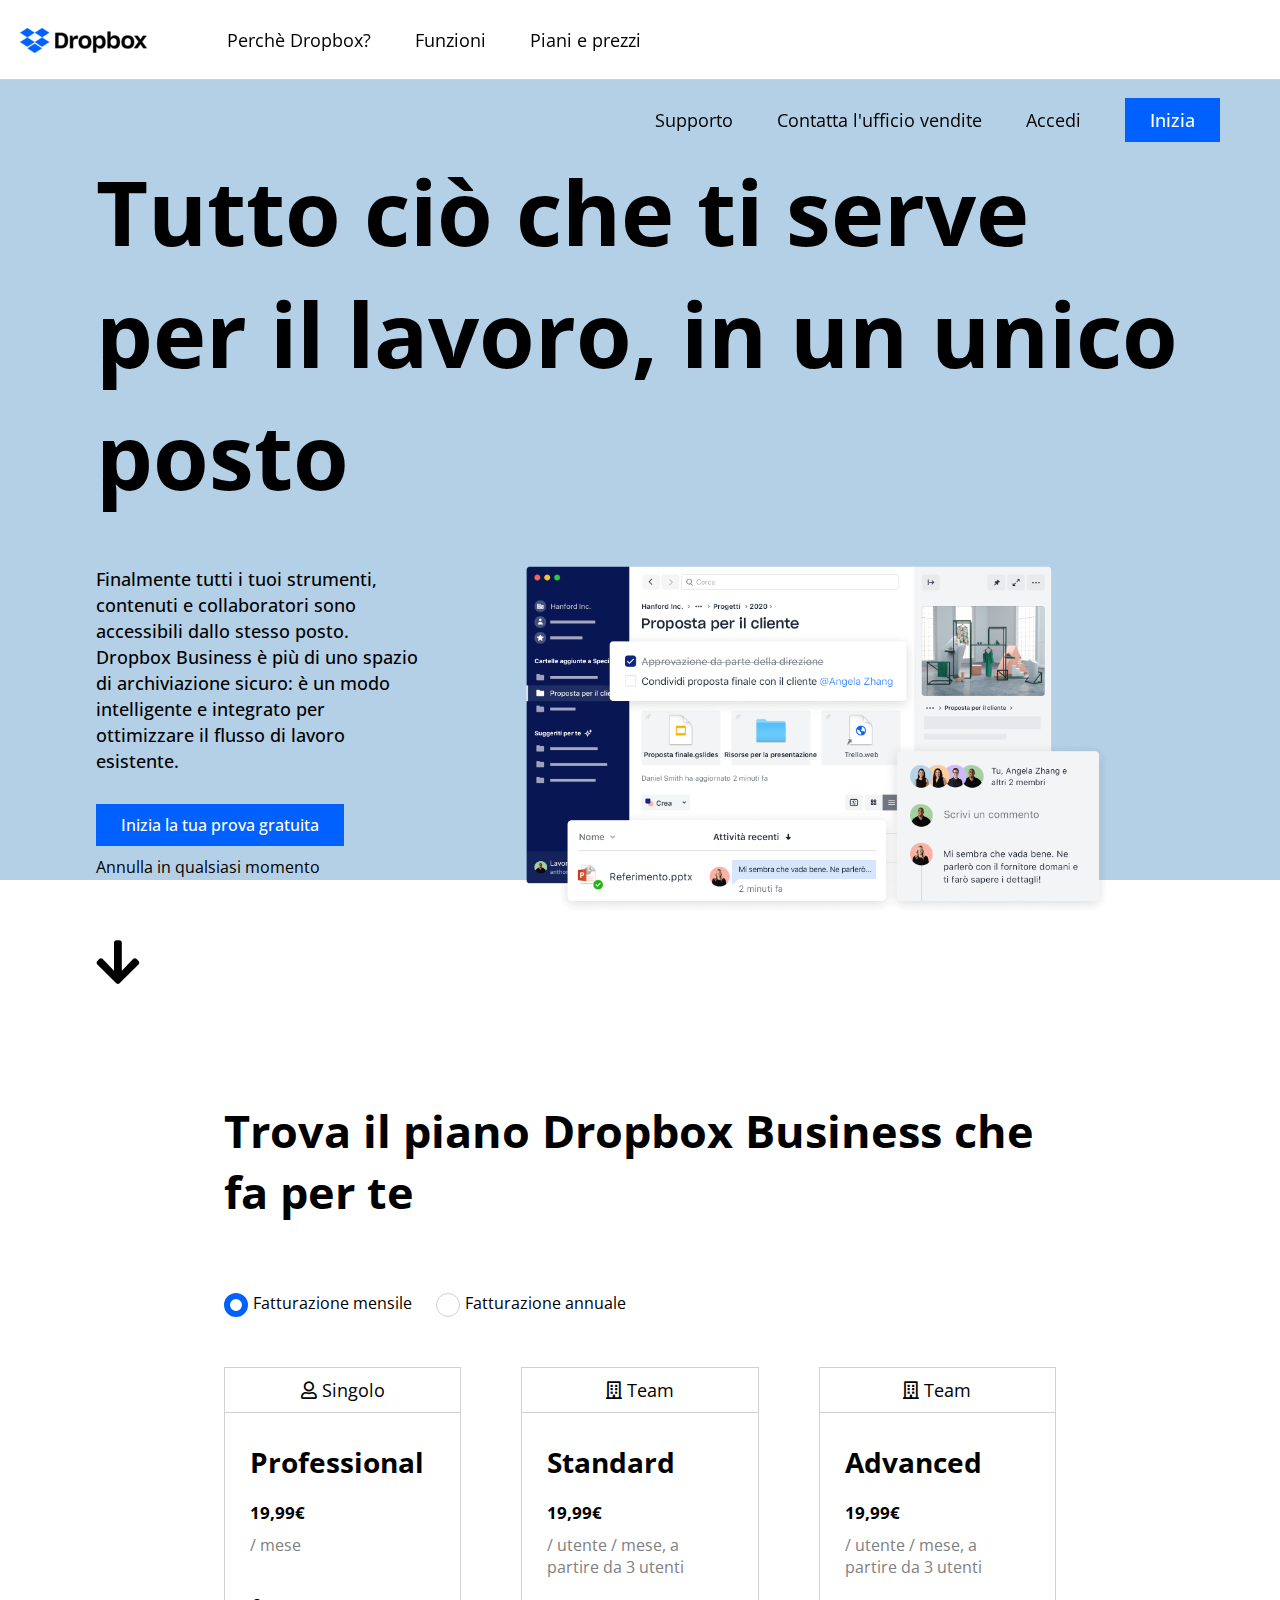
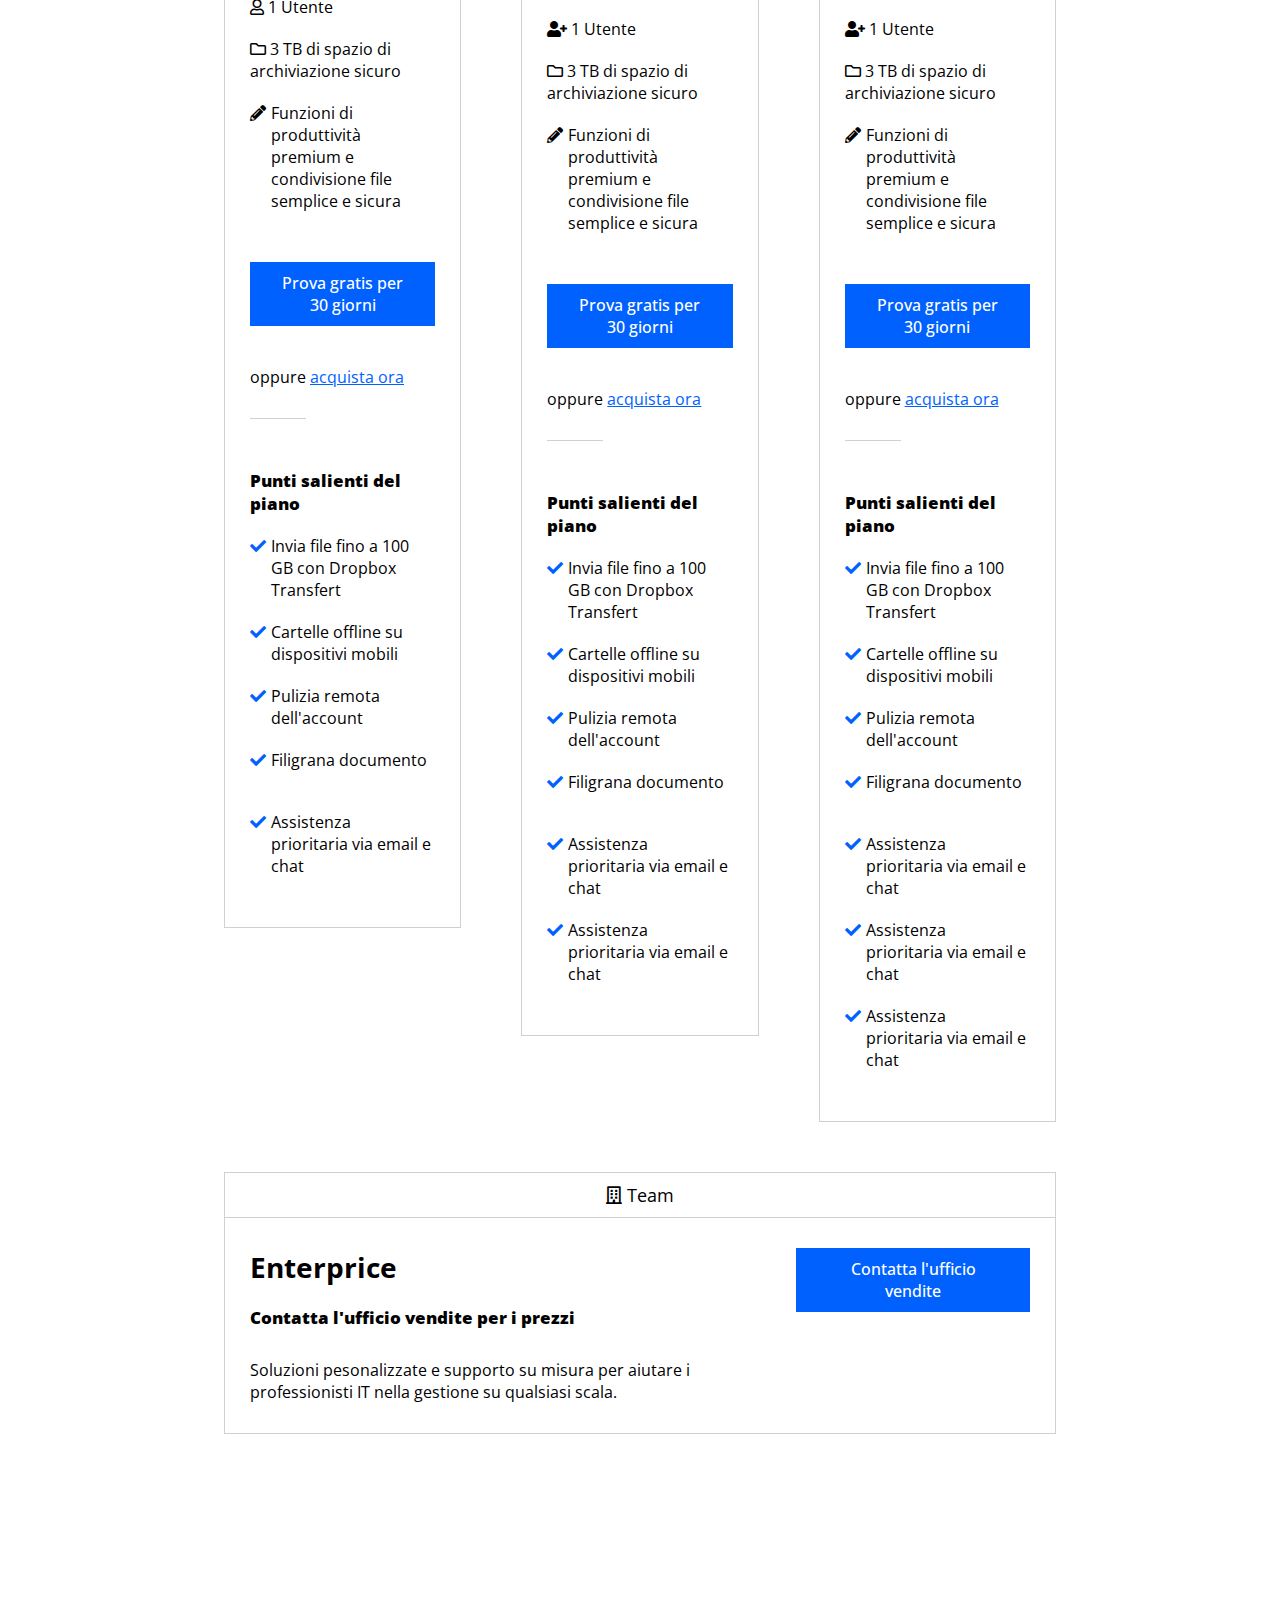
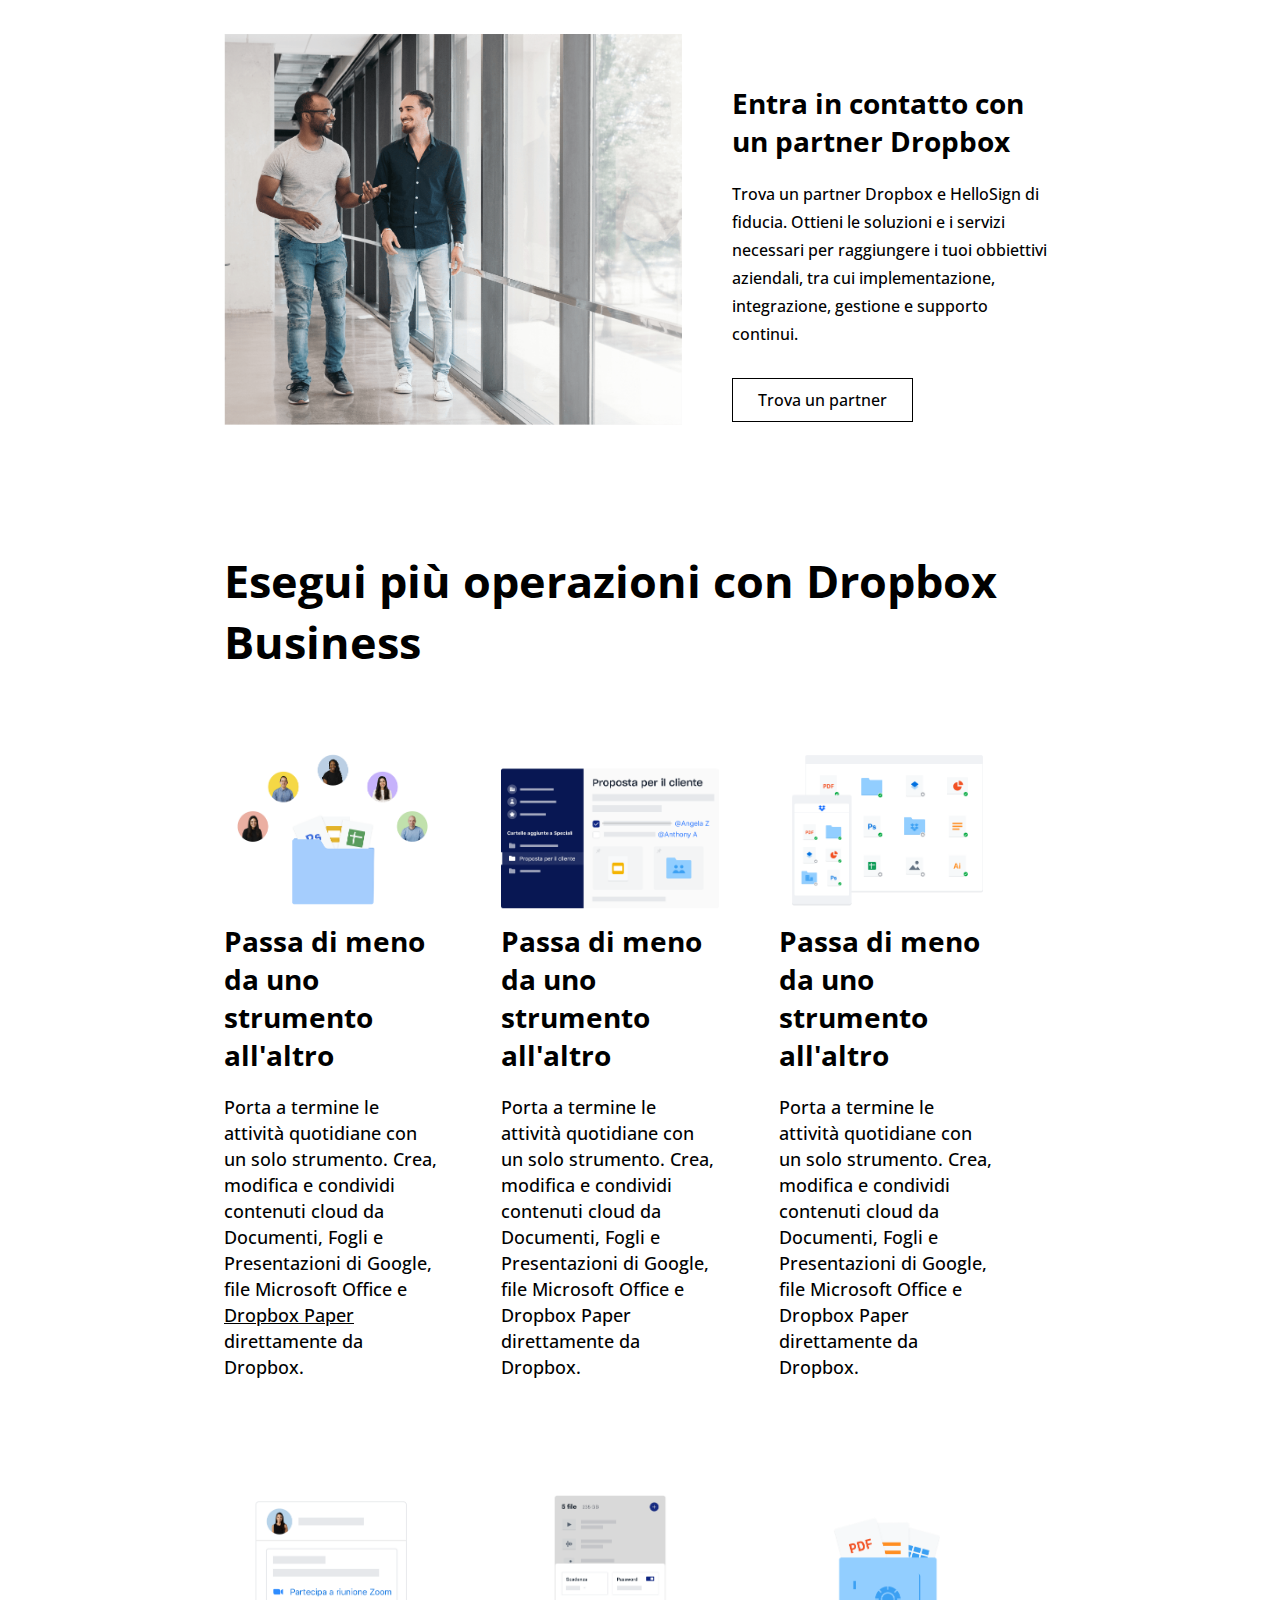
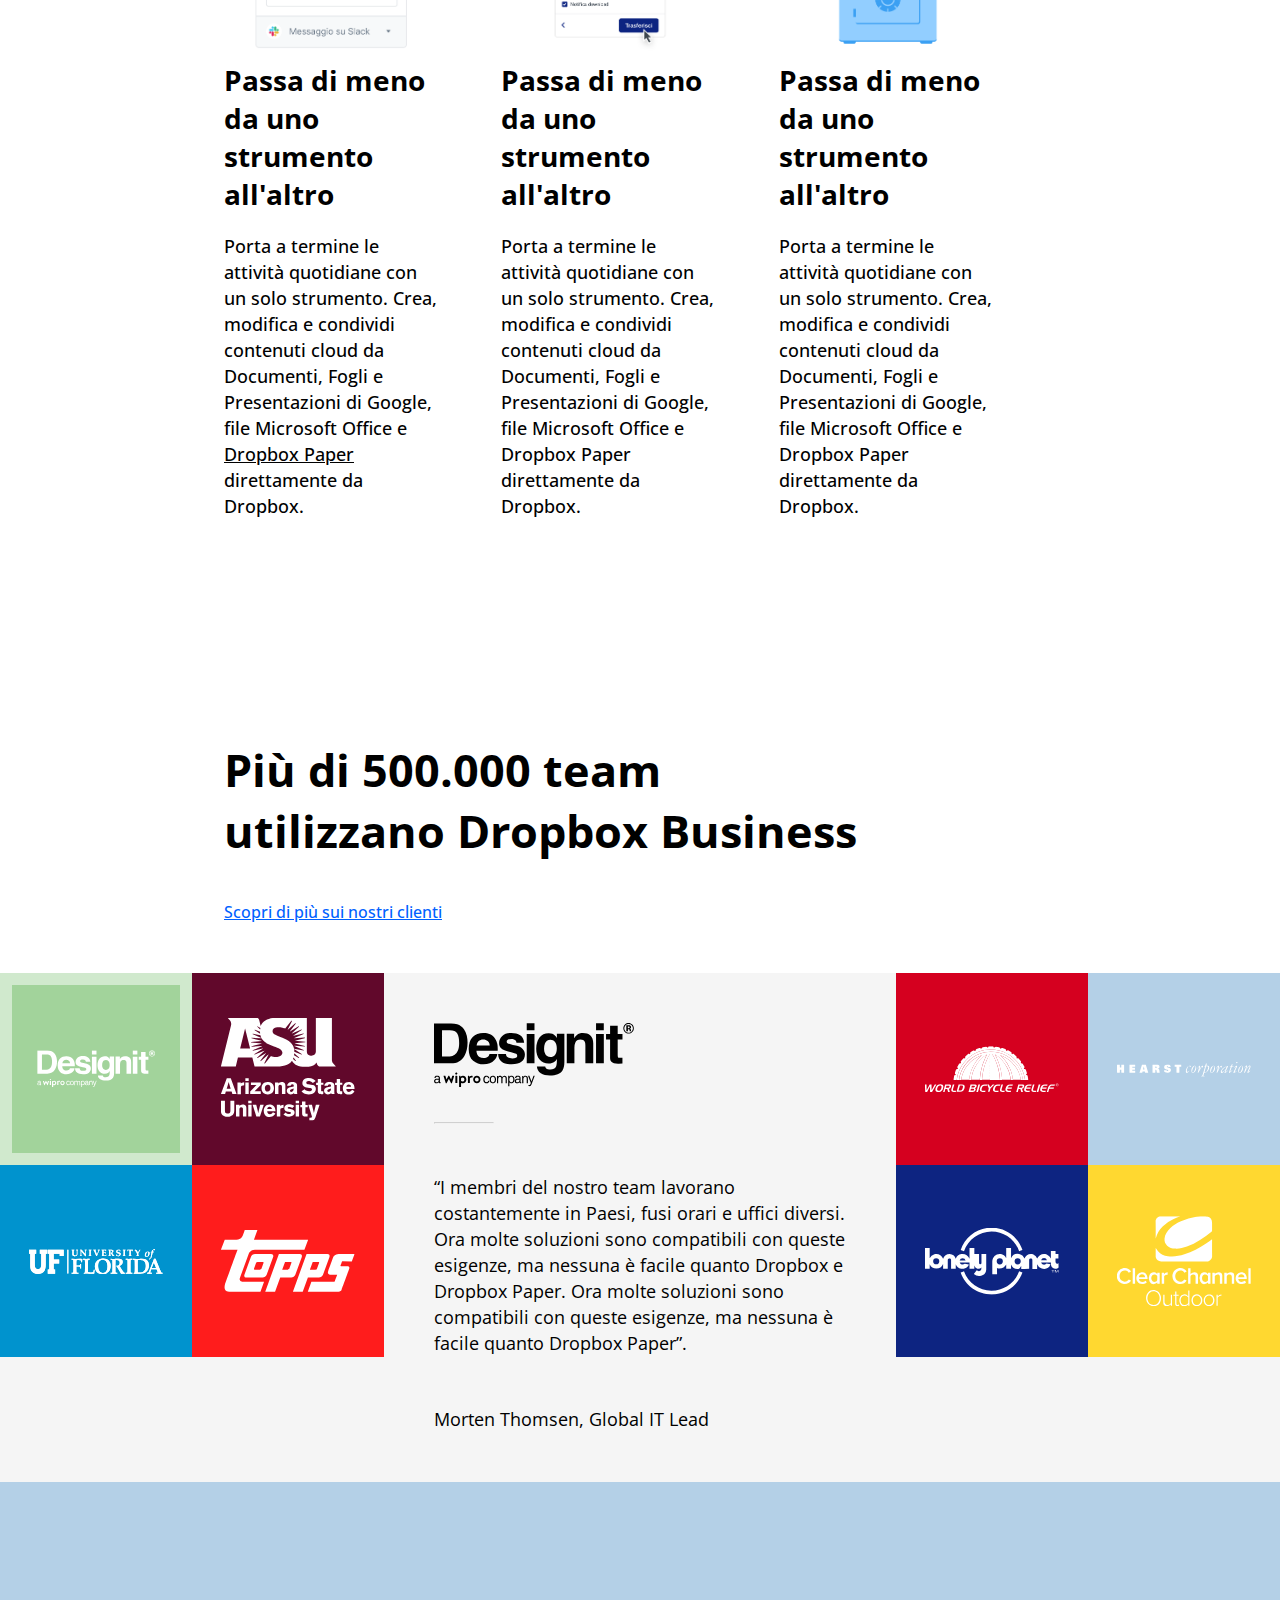
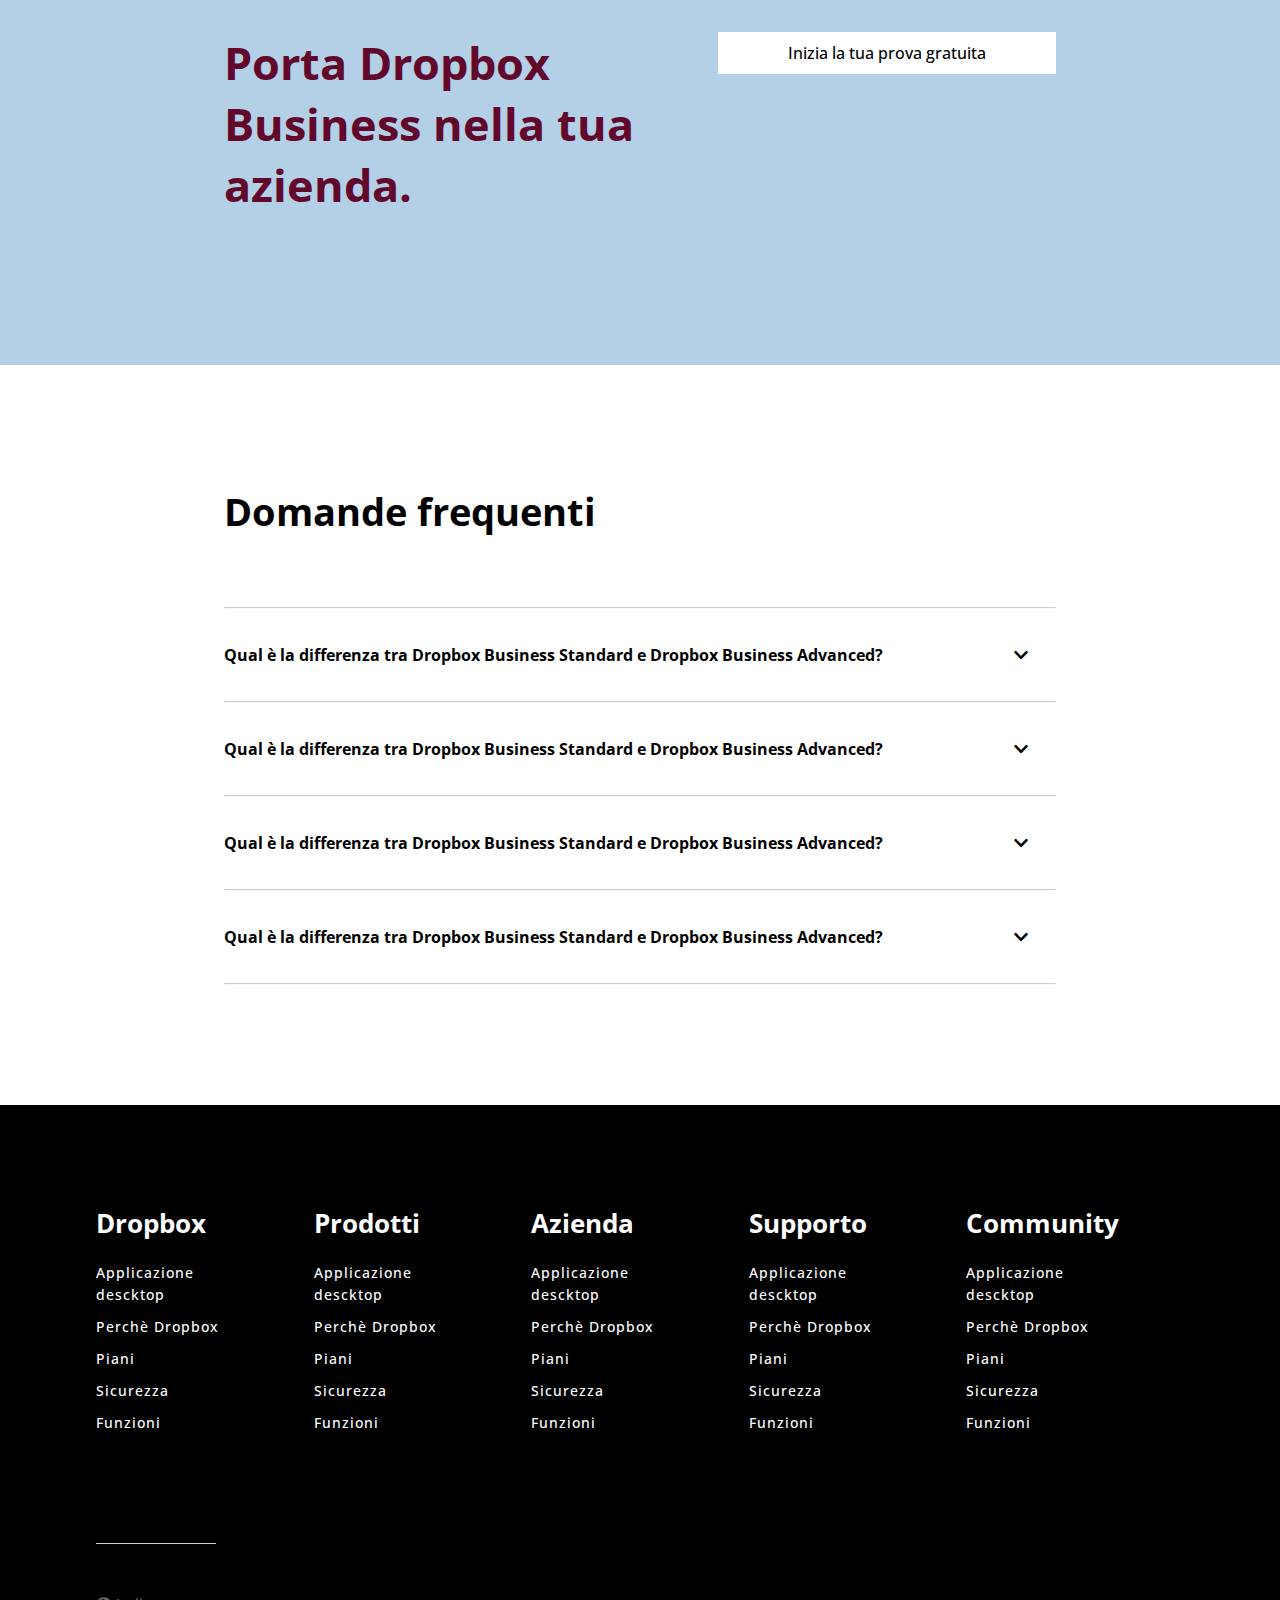
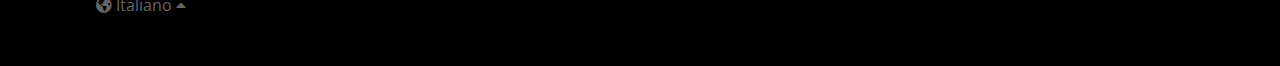
<file: index.html>
<!DOCTYPE html>
<html lang="en">
<head>
    <meta charset="UTF-8">
    <meta http-equiv="X-UA-Compatible" content="IE=edge">
    <meta name="viewport" content="width=device-width, initial-scale=1.0">
    <!-- libreria Google fonts -->
    <link rel="preconnect" href="https://fonts.googleapis.com">
    <link rel="preconnect" href="https://fonts.gstatic.com" crossorigin>
    <link href="https://fonts.googleapis.com/css2?family=Open+Sans:wght@300;400;500;600;700&display=swap" rel="stylesheet"> 
    <!-- libreria icone -->
    <link rel="stylesheet" href="https://cdnjs.cloudflare.com/ajax/libs/font-awesome/5.15.4/css/all.min.css" integrity="sha512-1ycn6IcaQQ40/MKBW2W4Rhis/DbILU74C1vSrLJxCq57o941Ym01SwNsOMqvEBFlcgUa6xLiPY/NS5R+E6ztJQ==" crossorigin="anonymous" referrerpolicy="no-referrer" />
    <link rel="stylesheet" href="css/style.css">
    <title>Dropbox</title>
</head>
<body>
    <!-- header -->
    <header>
        <nav>
            <div class="row">
                <!-- logo -->
                <div class="float-left" id="navlog">
                    <img src="img/logo-small.png" alt="logo">
                </div>
                <!-- nav lato sinistro -->
                <div class="float-left" id="navlist1">
                    <ul>
                        <li>
                            <a href="#">Perchè Dropbox?</a>
                        </li>
                        <li>
                            <a href="#operazioni">Funzioni</a>
                        </li>
                        <li>
                            <a href="#secprezzi">Piani e prezzi</a>
                        </li>
                    </ul>
                </div>
                <!-- nav lato destro -->
                <div class="float-right" id="navlist2">
                    <ul>
                        <li>
                            <a id="supporto-hormenu" href="#">Supporto</a>
                            <div id="hormenu">
                                <ul>
                                    <li>
                                        <a href="#">contatta supporto</a> 
                                    </li>   
                                    <li>
                                        <a href="#domande-frequenti">ricedvi assistenza</a>
                                    </li>
                                </ul>
                            </div>
                        </li>
                        <li>
                            <a href="#">Contatta l'ufficio vendite</a>
                        </li>
                        <li>
                            <a href="#">Accedi</a>
                        </li>
                        <li>
                            <a class="button" href="try.html">Inizia</a>
                        </li>
                    </ul>
                </div>
            </div>
        </nav>
    </header>
    <!-- main -->
    <main>
        <!-- jumbotron -->
        <section id="jumbotron">
            <div class="container">
                <!-- titolo jumbotron -->
                <h1>Tutto ciò che ti serve per il lavoro, in un unico posto</h1>
                <div class="row">
                    <!-- testo jumbotron -->
                    <div class="float-left coltext">
                        <p>Finalmente tutti i tuoi strumenti, contenuti e collaboratori sono accessibili dallo stesso posto. Dropbox Business è più di uno spazio di archiviazione sicuro: è un modo intelligente e integrato per ottimizzare il flusso di lavoro esistente.</p>
                        <a class="button" href="try.html">Inizia la tua prova gratuita</a>
                        <br>
                        <span>Annulla in qualsiasi momento</span>
                        <br>
                        <a id="arrow-down" href="#secprezzi"><i class="fas fa-arrow-down"></i></a>
                    </div>
                    <!-- immagine jumbotron -->
                    <div class="float-right colimg">
                        <img src="img/jumbo.png" alt="img-jumbotron">
                    </div>
                </div>
            </div>
        </section>
        <!-- prezzi -->
        <section id="secprezzi">
            <div class="container">
                <h2 class="titolo-sezione">Trova il piano Dropbox Business che fa per te</h2>
                <div id="fatturazione">
                    <span class="check">Fatturazione mensile</span>
                    <span class="check2">Fatturazione annuale</span>
                </div>
                <div class="row">
                    <!-- scheda prezzo -->
                    <div class="scheda-prezzo float-left">
                        <!-- titolare abbonamento -->
                        <div class="scheda-titolare">
                            <i class="far fa-user"></i>
                            <span>Singolo</span>
                        </div>
                        <!-- caratteristiche abbonamento -->
                        <div class="scheda-caratteristiche">
                            <div class="tipo-abbonamento">
                                <h3 class="titolo-float">Professional</h3>
                                <strong>19,99&euro;</strong>
                                <div class="time">/ mese</div>
                                <div><i class="far fa-user"></i> 1 Utente</div>
                                <div><i class="far fa-folder"></i> 3 TB di spazio di archiviazione sicuro</div>
                                <div class="row">
                                    <div class="float-left"><i class="fas fa-pencil-alt"></i></div>
                                    <div class="float-left text"> Funzioni di produttività premium e condivisione file semplice e sicura</div>
                                </div>
                                <div>
                                    <a class="button" href="try.html">Prova gratis per 30 giorni</a>
                                </div>
                                <div><span>oppure</span> <a href="#">acquista ora</a></div>
                                <div>
                                    <h4><strong>Punti salienti del piano</strong></h4>
                                </div>
                                <div class="row">
                                    <div class="float-left"><i class="fas fa-check blu"></i></div>
                                    <div class="float-left text">Invia file fino a 100 GB con Dropbox Transfert</div>
                                </div>
                                <div class="row">
                                    <div class="float-left"><i class="fas fa-check blu"></i></div>
                                    <div class="float-left text">Cartelle offline su dispositivi mobili</div>
                                </div>
                                <div class="row">
                                    <div class="float-left"><i class="fas fa-check blu"></i></div>
                                    <div class="float-left text">Pulizia remota dell'account</div>
                                </div>
                                <div class="row">
                                    <div class="float-left"><i class="fas fa-check blu"></i></div>
                                    <div class="float-left text">Filigrana documento</div>
                                </div>
                                <div class="row">
                                    <div class="float-left"><i class="fas fa-check blu"></i></div>
                                    <div class="float-left text">Assistenza prioritaria via email e chat</div>
                                </div>
                            </div>
                        </div>
                    </div>
                    <!-- scheda prezzo -->
                    <div class="scheda-prezzo center float-left">
                        <!-- titolare abbonamento -->
                        <div class="scheda-titolare">
                            <i class="far fa-building"></i>
                            <span>Team</span>
                        </div>
                        <!-- caratteristiche abbonamento -->
                        <div class="scheda-caratteristiche">
                            <div class="tipo-abbonamento">
                                <h3 class="titolo-float">Standard</h3>
                                <strong>19,99&euro;</strong>
                                <div class="time">/ utente / mese, a partire da 3 utenti</div>
                                <div><i class="fas fa-user-plus"></i> 1 Utente</div>
                                <div><i class="far fa-folder"></i> 3 TB di spazio di archiviazione sicuro</div>
                                <div class="row">
                                    <div class="float-left"><i class="fas fa-pencil-alt"></i></div>
                                    <div class="float-left text"> Funzioni di produttività premium e condivisione file semplice e sicura</div>
                                </div>
                                <div>
                                    <a class="button" href="try.html">Prova gratis per 30 giorni</a>
                                </div>
                                <div><span>oppure</span> <a href="#">acquista ora</a></div>
                                <div>
                                    <h4><strong>Punti salienti del piano</strong></h4>
                                </div>
                                <div class="row">
                                    <div class="float-left"><i class="fas fa-check blu"></i></div>
                                    <div class="float-left text">Invia file fino a 100 GB con Dropbox Transfert</div>
                                </div>
                                <div class="row">
                                    <div class="float-left"><i class="fas fa-check blu"></i></div>
                                    <div class="float-left text">Cartelle offline su dispositivi mobili</div>
                                </div>
                                <div class="row">
                                    <div class="float-left"><i class="fas fa-check blu"></i></div>
                                    <div class="float-left text">Pulizia remota dell'account</div>
                                </div>
                                <div class="row">
                                    <div class="float-left"><i class="fas fa-check blu"></i></div>
                                    <div class="float-left text">Filigrana documento</div>
                                </div>
                                <div class="row">
                                    <div class="float-left"><i class="fas fa-check blu"></i></div>
                                    <div class="float-left text">Assistenza prioritaria via email e chat</div>
                                </div>
                                <div class="row">
                                    <div class="float-left"><i class="fas fa-check blu"></i></div>
                                    <div class="float-left text">Assistenza prioritaria via email e chat</div>
                                </div>
                            </div>
                        </div>
                    </div>
                    <!-- scheda prezzo -->
                    <div class="scheda-prezzo float-left">
                        <!-- titolare abbonamento -->
                        <div class="scheda-titolare">
                            <i class="far fa-building"></i>
                            <span>Team</span>
                        </div>
                        <!-- caratteristiche abbonamento -->
                        <div class="scheda-caratteristiche">
                            <div class="tipo-abbonamento">
                                <h3 class="titolo-float">Advanced</h3>
                                <strong>19,99&euro;</strong>
                                <div class="time">/ utente / mese, a partire da 3 utenti</div>
                                <div><i class="fas fa-user-plus"></i> 1 Utente</div>
                                <div><i class="far fa-folder"></i> 3 TB di spazio di archiviazione sicuro</div>
                                <div class="row">
                                    <div class="float-left"><i class="fas fa-pencil-alt"></i></div>
                                    <div class="float-left text"> Funzioni di produttività premium e condivisione file semplice e sicura</div>
                                </div>
                                <div>
                                    <a class="button" href="try.html">Prova gratis per 30 giorni</a>
                                </div>
                                <div><span>oppure</span> <a href="#">acquista ora</a></div>
                                <div>
                                    <h4><strong>Punti salienti del piano</strong></h4>
                                </div>
                                <div class="row">
                                    <div class="float-left"><i class="fas fa-check blu"></i></div>
                                    <div class="float-left text">Invia file fino a 100 GB con Dropbox Transfert</div>
                                </div>
                                <div class="row">
                                    <div class="float-left"><i class="fas fa-check blu"></i></div>
                                    <div class="float-left text">Cartelle offline su dispositivi mobili</div>
                                </div>
                                <div class="row">
                                    <div class="float-left"><i class="fas fa-check blu"></i></div>
                                    <div class="float-left text">Pulizia remota dell'account</div>
                                </div>
                                <div class="row">
                                    <div class="float-left"><i class="fas fa-check blu"></i></div>
                                    <div class="float-left text">Filigrana documento</div>
                                </div>
                                <div class="row">
                                    <div class="float-left"><i class="fas fa-check blu"></i></div>
                                    <div class="float-left text">Assistenza prioritaria via email e chat</div>
                                </div>
                                <div class="row">
                                    <div class="float-left"><i class="fas fa-check blu"></i></div>
                                    <div class="float-left text">Assistenza prioritaria via email e chat</div>
                                </div>
                                <div class="row">
                                    <div class="float-left"><i class="fas fa-check blu"></i></div>
                                    <div class="float-left text">Assistenza prioritaria via email e chat</div>
                                </div>
                            </div>
                        </div>
                    </div>
                </div>
                <!-- scheda prezzo -->
                <div class="enterprice">
                    <!-- titolare abbonamento -->
                    <div class="scheda-titolare">
                        <i class="far fa-building"></i>
                        <span>Team</span>
                    </div>
                    <!-- caratteristiche abbonamento -->
                    <div class="scheda-caratteristiche">
                        <div class="row">
                            <div class="tipo-abbonamento float-left">
                                <h3 class="titolo-float">Enterprice</h3>
                                <h4><strong>Contatta l'ufficio vendite per i prezzi</strong></h4>
                                <div>
                                    Soluzioni pesonalizzate e supporto su misura per aiutare i professionisti IT nella gestione su qualsiasi scala.
                                </div>
                            </div>
                            <div class="float-left" id="ufficio-vendite">
                                <a class="button" href="#">Contatta l'ufficio vendite</a>
                            </div>
                        </div>
                    </div>
                </div>
            </div>
        </section>
        <!-- partner -->
        <section id="partner">
            <div class="container">
                <div class="row">
                    <!-- immagine partner -->
                    <div class="float-left colimg">
                        <img src="img/partner.png" alt="immagine partner">
                    </div>
                    <!-- testo partner -->
                    <div class="float-right coltext">
                        <h3 class="titolo-float">Entra in contatto con un partner Dropbox</h3>
                        <p>Trova un partner Dropbox e HelloSign di fiducia. Ottieni le soluzioni e i servizi necessari per raggiungere i tuoi obbiettivi aziendali, tra cui implementazione, integrazione, gestione e supporto continui.</p>
                        <a href="" class="button">Trova un partner</a>
                    </div>
                </div>
            </div>
        </section>
        <!-- operazioni -->
        <section id="operazioni">
            <div class="container">
                <h2 class="titolo-sezione">Esegui più operazioni con Dropbox Business</h2>
                <div class="row">
                    <div class="float-left scheda-operazioni">
                        <img src="img/business-feature-switching-tools.png" alt="img">
                        <h3 class="titolo-float">Passa di meno da uno strumento all'altro</h3>
                        <p>Porta a termine le attività quotidiane con un solo strumento. Crea, modifica e condividi contenuti cloud da Documenti, Fogli e Presentazioni di Google, file Microsoft Office e <a href="#">Dropbox Paper</a> direttamente da Dropbox.</p>
                    </div>
                    <div class="float-left scheda-operazioni">
                        <img src="img/business-feature-coordinate-it.png" alt="img">
                        <h3 class="titolo-float">Passa di meno da uno strumento all'altro</h3>
                        <p>Porta a termine le attività quotidiane con un solo strumento. Crea, modifica e condividi contenuti cloud da Documenti, Fogli e Presentazioni di Google, file Microsoft Office e Dropbox Paper direttamente da Dropbox.</p>
                    </div>
                    <div class="float-left scheda-operazioni">
                        <img src="img/business-feature-multi-device.png" alt="img">
                        <h3 class="titolo-float">Passa di meno da uno strumento all'altro</h3>
                        <p>Porta a termine le attività quotidiane con un solo strumento. Crea, modifica e condividi contenuti cloud da Documenti, Fogli e Presentazioni di Google, file Microsoft Office e Dropbox Paper direttamente da Dropbox.</p>
                    </div>
                </div>
                <div class="row">
                    <div class="float-left scheda-operazioni">
                        <img src="img/business-feature-integrations-it.png" alt="img">
                        <h3 class="titolo-float">Passa di meno da uno strumento all'altro</h3>
                        <p>Porta a termine le attività quotidiane con un solo strumento. Crea, modifica e condividi contenuti cloud da Documenti, Fogli e Presentazioni di Google, file Microsoft Office e <a href="#">Dropbox Paper</a> direttamente da Dropbox.</p>
                    </div>
                    <div class="float-left scheda-operazioni">
                        <img src="img/business-feature-send-files-it.png" alt="img">
                        <h3 class="titolo-float">Passa di meno da uno strumento all'altro</h3>
                        <p>Porta a termine le attività quotidiane con un solo strumento. Crea, modifica e condividi contenuti cloud da Documenti, Fogli e Presentazioni di Google, file Microsoft Office e Dropbox Paper direttamente da Dropbox.</p>
                    </div>
                    <div class="float-left scheda-operazioni">
                        <img src="img/business-feature-security.png" alt="img">
                        <h3 class="titolo-float">Passa di meno da uno strumento all'altro</h3>
                        <p>Porta a termine le attività quotidiane con un solo strumento. Crea, modifica e condividi contenuti cloud da Documenti, Fogli e Presentazioni di Google, file Microsoft Office e Dropbox Paper direttamente da Dropbox.</p>
                    </div>
                </div>
            </div>
        </section>
        <!-- team -->
        <section id="team">
            <div class="container">
                <h2 class="titolo-sezione">Più di 500.000 team <br> utilizzano Dropbox Business</h2>
                <a href="">Scopri di più sui nostri clienti</a>
            </div>
            <!-- elenco team -->
            <div id="elenco-team">
                <div class="row">
                    <div class="float-left quadrato-contenitore">
                        <div class="row">
                            <div class="float-left quadrato" id="primo-quadrato">
                                <img src="img/designit.svg" alt="svg">
                            </div>
                            <div class="float-left quadrato" id="secondo-quadrato">
                                <img src="img/arizona_state_university.svg" alt="svg">
                            </div>
                        </div>
                        <div class="row">
                            <div class="float-left quadrato" id="terzo-quadrato">
                                <img src="img/university_of_florida.svg" alt="svg">
                            </div>
                            <div class="float-left quadrato" id="quarto-quadrato">
                                <img src="img/topps.svg" alt="svg">
                            </div>
                        </div>
                    </div>
                    <div class="float-left text">
                        <img src="img/designit-black.svg" alt="svg">
                        <hr>
                        <p>“I membri del nostro team lavorano costantemente in Paesi, fusi orari e uffici diversi. Ora molte soluzioni sono compatibili con queste esigenze, ma nessuna è facile quanto Dropbox e Dropbox Paper. Ora molte soluzioni sono compatibili con queste esigenze, ma nessuna è facile quanto Dropbox Paper”.</p>
                        <span>Morten Thomsen, Global IT Lead</span>
                    </div>
                    <div class="float-left quadrato-contenitore">
                        <div class="row">
                            <div class="float-left quadrato" id="quinto-quadrato">
                                <img src="img/world_bicycle_relief.svg" alt="svg">
                            </div>
                            <div class="float-left quadrato" id="sesto-quadrato">
                                <img src="img/hearst_corp.svg" alt="svg">
                            </div>
                        </div>
                        <div class="row">
                            <div class="float-left quadrato" id="settimo-quadrato">
                                <img src="img/lonely_planet.svg" alt="svg">
                            </div>
                            <div class="float-left quadrato" id="ottavo-quadrato">
                                <img src="img/clear_channel.svg" alt="svg">
                            </div>
                        </div>
                    </div>
                </div>
            </div>
        </section>
        <!-- azienda -->
        <section id="azienda">
            <div class="container">
                <div class="row">
                    <div class="float-left">
                        <h2 class="titolo-sezione">Porta Dropbox Business
                            nella tua azienda.</h2>
                    </div>
                    <div class="float-right">
                        <a class="button" href="try.html">Inizia la tua prova gratuita</a>
                    </div>
                </div>
            </div>
        </section>
        <!-- domande frequenti -->
        <section id="domande-frequenti">
            <div class="container">
                <h2 class="titolo-sezione">Domande frequenti</h2>
                <hr>
                <div class="row" id="prima-domanda">
                    <div class="float-left">
                        <strong>Qual è la differenza tra Dropbox Business Standard e Dropbox Business Advanced?</strong>
                    </div>
                    <div class="float-right">
                        <i class="fas fa-chevron-down"></i>
                    </div>
                </div>
                <div class="risposta-domande" id="prima-risposta">
                    <p>
                        Lorem ipsum dolor sit amet consectetur adipisicing elit. Nemo recusandae molestiae perspiciatis animi accusamus commodi tempore quae ea, in nisi magnam accusantium laboriosam veritatis sapiente illo molestias odit at voluptatem?
                    </p>
                </div>
                <hr>
                <div class="row" id="seconda-domanda">
                    <div class="float-left">
                        <strong>Qual è la differenza tra Dropbox Business Standard e Dropbox Business Advanced?</strong>
                    </div>
                    <div class="float-right">
                        <i class="fas fa-chevron-down"></i>
                    </div>
                </div>
                <div class="risposta-domande" id="seconda-risposta">
                    <p>
                        Lorem ipsum dolor sit amet consectetur adipisicing elit. Nemo recusandae molestiae perspiciatis animi accusamus commodi tempore quae ea, in nisi magnam accusantium laboriosam veritatis sapiente illo molestias odit at voluptatem?
                    </p>
                </div>
                <hr>
                <div class="row" id="terza-domanda">
                    <div class="float-left">
                        <strong>Qual è la differenza tra Dropbox Business Standard e Dropbox Business Advanced?</strong>
                    </div>
                    <div class="float-right">
                        <i class="fas fa-chevron-down"></i>
                    </div>
                </div>
                <div class="risposta-domande" id="terza-risposta">
                    <p>
                        Lorem ipsum dolor sit amet consectetur adipisicing elit. Nemo recusandae molestiae perspiciatis animi accusamus commodi tempore quae ea, in nisi magnam accusantium laboriosam veritatis sapiente illo molestias odit at voluptatem?
                    </p>
                </div>
                <hr>
                <div class="row" id="quarta-domanda">
                    <div class="float-left">
                        <strong>Qual è la differenza tra Dropbox Business Standard e Dropbox Business Advanced?</strong>
                    </div>
                    <div class="float-right">
                        <i class="fas fa-chevron-down"></i>
                    </div>
                </div>
                <div class="risposta-domande" id="quarta-risposta">
                    <p>
                        Lorem ipsum dolor sit amet consectetur adipisicing elit. Nemo recusandae molestiae perspiciatis animi accusamus commodi tempore quae ea, in nisi magnam accusantium laboriosam veritatis sapiente illo molestias odit at voluptatem?
                    </p>
                </div>
                <hr>
            </div>
        </section>
    </main>
    <!-- footer -->
    <footer>
        <div class="container">
            <div class="row">
                <div class="float-left col-footer">
                    <h3 class="titolo-float">Dropbox</h3>
                    <ul>
                        <li>
                            <a href="#">Applicazione descktop</a>
                        </li>
                        <li>
                            <a href="#">Perchè Dropbox</a>
                        </li>
                        <li>
                            <a href="#">Piani</a>
                        </li>
                        <li>
                            <a href="#">Sicurezza</a>
                        </li>
                        <li>
                            <a href="#">Funzioni</a>
                        </li>
                    </ul>
                </div>
                <div class="float-left col-footer">
                    <h3 class="titolo-float">Prodotti</h3>
                    <ul>
                        <li>
                            <a href="#">Applicazione descktop</a>
                        </li>
                        <li>
                            <a href="#">Perchè Dropbox</a>
                        </li>
                        <li>
                            <a href="#">Piani</a>
                        </li>
                        <li>
                            <a href="#">Sicurezza</a>
                        </li>
                        <li>
                            <a href="#">Funzioni</a>
                        </li>
                    </ul>
                </div>
                <div class="float-left col-footer">
                    <h3 class="titolo-float">Azienda</h3>
                    <ul>
                        <li>
                            <a href="#">Applicazione descktop</a>
                        </li>
                        <li>
                            <a href="#">Perchè Dropbox</a>
                        </li>
                        <li>
                            <a href="#">Piani</a>
                        </li>
                        <li>
                            <a href="#">Sicurezza</a>
                        </li>
                        <li>
                            <a href="#">Funzioni</a>
                        </li>
                    </ul>
                </div>
                <div class="float-left col-footer">
                    <h3 class="titolo-float">Supporto</h3>
                    <ul>
                        <li>
                            <a href="#">Applicazione descktop</a>
                        </li>
                        <li>
                            <a href="#">Perchè Dropbox</a>
                        </li>
                        <li>
                            <a href="#">Piani</a>
                        </li>
                        <li>
                            <a href="#">Sicurezza</a>
                        </li>
                        <li>
                            <a href="#">Funzioni</a>
                        </li>
                    </ul>
                </div>
                <div class="float-left col-footer">
                    <h3 class="titolo-float">Community</h3>
                    <ul>
                        <li>
                            <a href="#">Applicazione descktop</a>
                        </li>
                        <li>
                            <a href="#">Perchè Dropbox</a>
                        </li>
                        <li>
                            <a href="#">Piani</a>
                        </li>
                        <li>
                            <a href="#">Sicurezza</a>
                        </li>
                        <li>
                            <a href="#">Funzioni</a>
                        </li>
                    </ul>
                </div>
            </div>
            <div id="lingua-footer">
                <i class="fas fa-globe-americas"></i>
                Italiano
                <i class="fas fa-caret-up"></i>
            </div>
        </div>
    </footer>
</body>
</html>
</file>
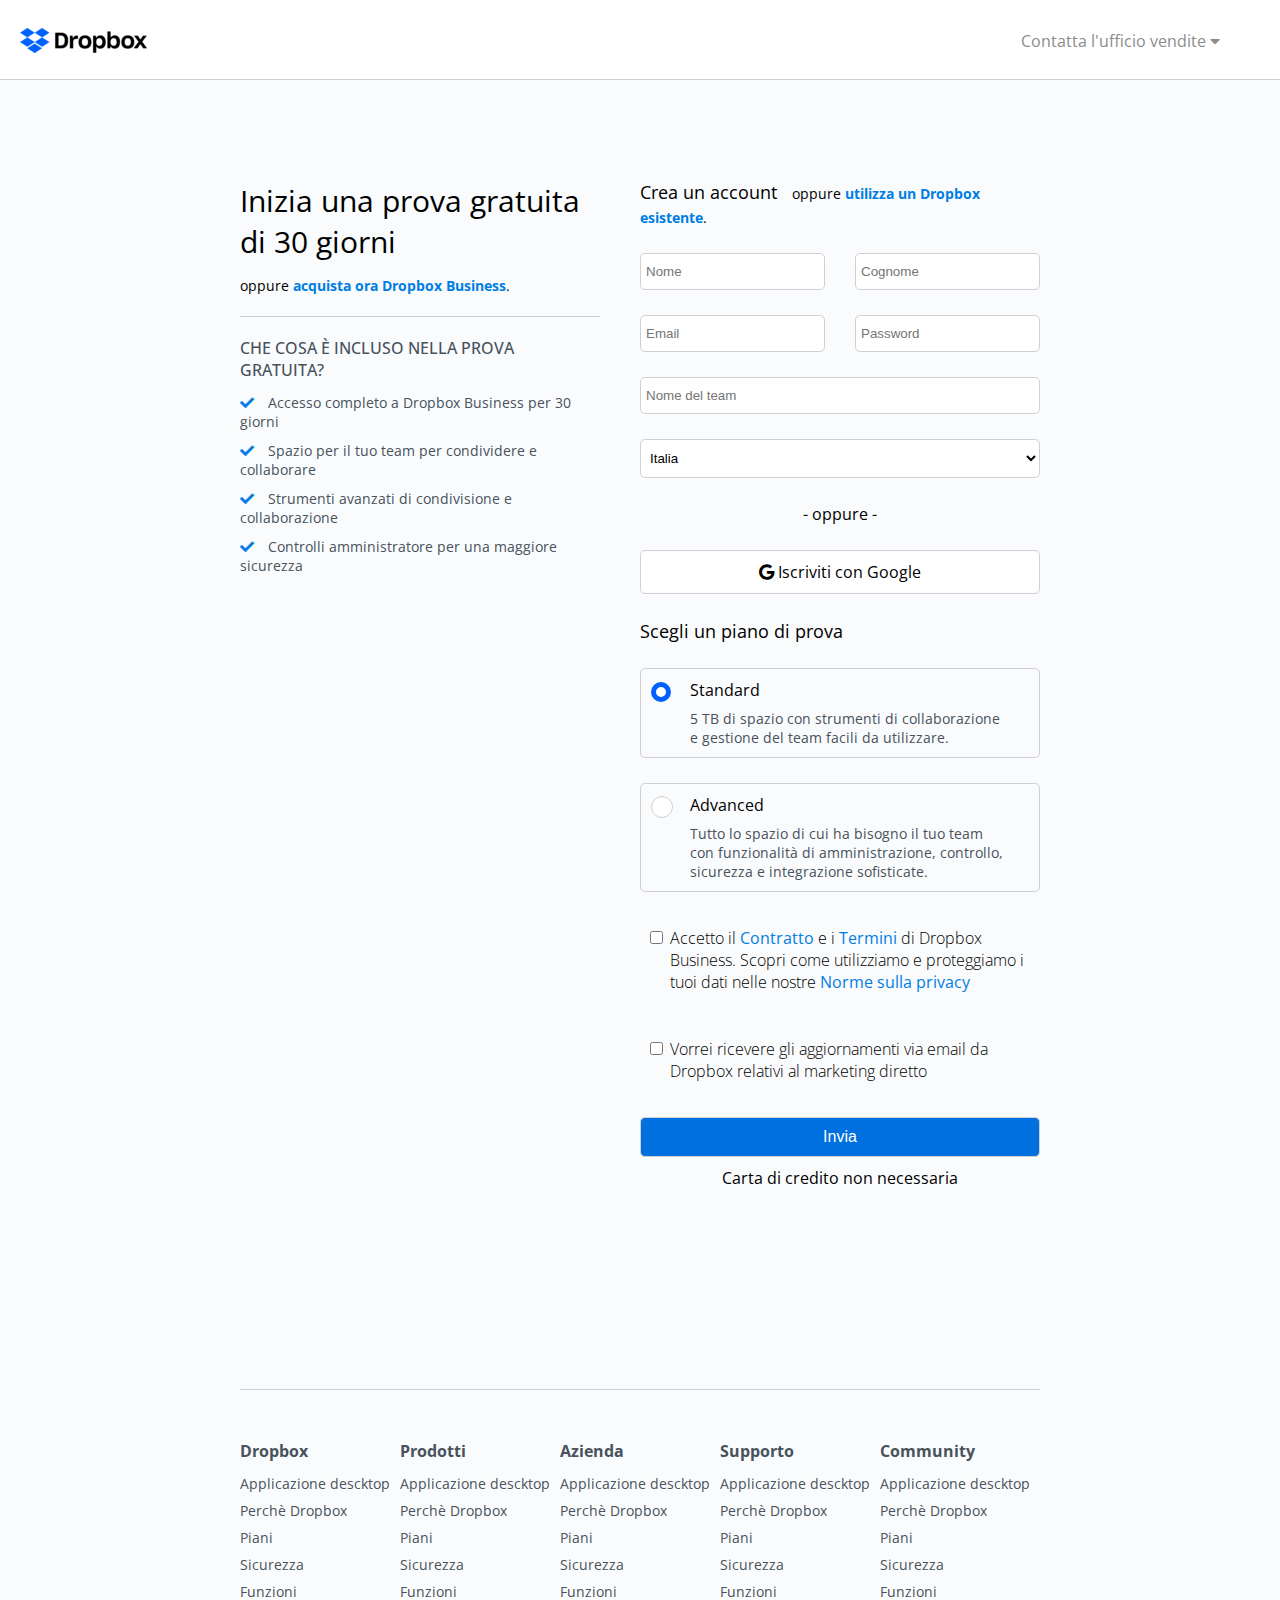
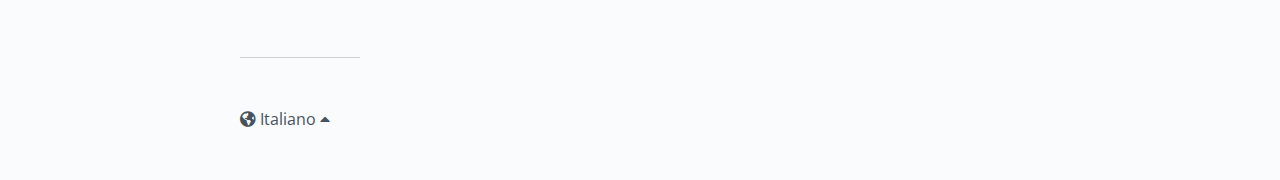
<file: try.html>
<!DOCTYPE html>
<html lang="en">
<head>
    <meta charset="UTF-8">
    <meta http-equiv="X-UA-Compatible" content="IE=edge">
    <meta name="viewport" content="width=device-width, initial-scale=1.0">
    <!-- libreria Google fonts -->
    <link rel="preconnect" href="https://fonts.googleapis.com">
    <link rel="preconnect" href="https://fonts.gstatic.com" crossorigin>
    <link href="https://fonts.googleapis.com/css2?family=Open+Sans:wght@300;400;500;600;700&display=swap" rel="stylesheet"> 
    <!-- libreria icone -->
    <link rel="stylesheet" href="https://cdnjs.cloudflare.com/ajax/libs/font-awesome/5.15.4/css/all.min.css" integrity="sha512-1ycn6IcaQQ40/MKBW2W4Rhis/DbILU74C1vSrLJxCq57o941Ym01SwNsOMqvEBFlcgUa6xLiPY/NS5R+E6ztJQ==" crossorigin="anonymous" referrerpolicy="no-referrer" />
    <link rel="stylesheet" href="css/style-try.css">
    <title>Prova Gratuita di Dropbox</title>
</head>
<body>
    <!-- header -->
    <header>
        <nav>
            <div class="row">
                <!-- logo -->
                <div class="float-left" id="navlog">
                    <img src="img/logo-small.png" alt="logo">
                </div>
                <!-- contatti -->
                <div class="float-right" id="contatti-ufficio-vendite">
                    <ul>
                        <li>
                            <a id="contatti-hormenu" href="">Contatta l'ufficio vendite <i class="fas fa-caret-down"></i></a>
                            <div id="hormenu">
                                <ul>
                                    <li>
                                        <a href="#">contatta supporto</a> 
                                    </li>
                                    <li>
                                        <a href="#">ricedvi assistenza</a>
                                    </li>
                                </ul>
                            </div>
                        </li>
                    </ul>
                </div>
            </div>
        </nav>
    </header>
    <!-- main -->
    <main>
        <div class="container">
            <div class="row">
                <!-- descrizione prova gratuita -->
                <section class="float-left" id="descrizione">
                    <h2>
                        Inizia una prova gratuita di 30 giorni
                    </h2>
                    <span>oppure <a href="">acquista ora Dropbox Business</a>.</span>
                    <div id="incluso-pg">
                        <h3>CHE COSA &Egrave; INCLUSO NELLA PROVA GRATUITA?</h3>
                        <ul>
                            <li>
                                <i class="fas fa-check"></i> Accesso completo a Dropbox Business per 30 giorni
                            </li>
                            <li>
                                <i class="fas fa-check"></i> Spazio per il tuo team per condividere e collaborare
                            </li>
                            <li>
                                <i class="fas fa-check"></i> Strumenti avanzati di condivisione e collaborazione
                            </li>
                            <li>
                                <i class="fas fa-check"></i> Controlli amministratore per una maggiore sicurezza
                            </li>
                        </ul>
                    </div>
                </section>
                <!-- form di registrazione -->
                <section class="float-right" id="form">
                    <h3>Crea un account <span>oppure <a href="">utilizza un Dropbox esistente</a>.</span></h3>
                    <form action="">
                        <div class="row">
                            <div class="float-left form-row">
                                <input class="input" type="text" name="nome" placeholder="Nome" required>
                            </div>
                            <div class="float-right form-row">
                                <input class="input" type="text" name="cognome" placeholder="Cognome" required>
                            </div>
                        </div>
                        <div class="row">
                            <div class="float-left form-row">
                                <input class="input" type="email" name="email" placeholder="Email" required>
                            </div>
                            <div class="float-right form-row">
                                <input class="input" type="password" name="password" placeholder="Password" required>
                            </div>
                        </div>
                        <div class="form-row">
                            <input class="input" type="text" name="team" placeholder="Nome del team" required>
                        </div>
                        <div class="form-row">
                            <select class="input" name="paese" id="">
                                <option value="">Italia</option>
                                <option value="">Germania</option>
                                <option value="">Francia</option>
                                <option value="">Spagna</option>
                            </select>
                        </div>
                        <div class="form-row">
                            <span>- oppure -</span>
                        </div>
                        <div class="form-row">
                            <a class="button" href=""><i class="fab fa-google"></i> Iscriviti con Google</a>
                        </div>
                        <div class="form-row">
                            <section id="piano">
                                <h3>Scegli un piano di prova</h3>
                                <div class="tipo-piano">
                                    <div class="row">
                                        <div class="float-left radio">
                                            <span class="check"></span>
                                        </div>
                                        <div class="float-left text">
                                            <span>Standard</span>
                                            <p>5 TB di spazio con strumenti di collaborazione e gestione del team facili da utilizzare.</p>
                                        </div>
                                    </div>
                                </div>
                                <div class="tipo-piano">
                                    <div class="row">
                                        <div class="float-left radio">
                                            <span class="check2"></span>
                                        </div>
                                        <div class="float-left text">
                                            <span>Advanced</span>
                                            <p>Tutto lo spazio di cui ha bisogno il tuo team con funzionalità di amministrazione, controllo, sicurezza e integrazione sofisticate.</p>
                                        </div>
                                    </div>
                                </div>
                            </section>
                        </div>
                        <div class="form-row">
                            <div class="termini-condizioni">
                                <div class="row">
                                    <div class="float-left radio">
                                        <input type="checkbox" name="" id="">
                                    </div>
                                    <div class="float-left text">
                                        <span>Accetto il <a href="">Contratto</a> e i <a href="">Termini</a> di Dropbox Business. Scopri come utilizziamo e proteggiamo i tuoi dati nelle nostre <a href="">Norme sulla privacy</a></span>
                                    </div>
                                </div>
                            </div>
                            <div class="termini-condizioni">
                                <div class="row">
                                    <div class="float-left radio">
                                        <input type="checkbox" name="" id="">
                                    </div>
                                    <div class="float-left text">
                                        <span>Vorrei ricevere gli aggiornamenti via email da Dropbox relativi al marketing diretto</span>
                                    </div>
                                </div>
                            </div>
                        </div>
                        <div class="form-row">
                            <input class="button" id="submit" type="submit" value="Invia">
                            <span>Carta di credito non necessaria</span>
                        </div>
                    </form>
                </section>
            </div>
        </div>
    </main>
    <footer>
        <div class="container">
            <div class="row">
                <div class="float-left col-footer">
                    <h3 class="titolo-float">Dropbox</h3>
                    <ul>
                        <li>
                            <a href="#">Applicazione descktop</a>
                        </li>
                        <li>
                            <a href="#">Perchè Dropbox</a>
                        </li>
                        <li>
                            <a href="#">Piani</a>
                        </li>
                        <li>
                            <a href="#">Sicurezza</a>
                        </li>
                        <li>
                            <a href="#">Funzioni</a>
                        </li>
                    </ul>
                </div>
                <div class="float-left col-footer">
                    <h3 class="titolo-float">Prodotti</h3>
                    <ul>
                        <li>
                            <a href="#">Applicazione descktop</a>
                        </li>
                        <li>
                            <a href="#">Perchè Dropbox</a>
                        </li>
                        <li>
                            <a href="#">Piani</a>
                        </li>
                        <li>
                            <a href="#">Sicurezza</a>
                        </li>
                        <li>
                            <a href="#">Funzioni</a>
                        </li>
                    </ul>
                </div>
                <div class="float-left col-footer">
                    <h3 class="titolo-float">Azienda</h3>
                    <ul>
                        <li>
                            <a href="#">Applicazione descktop</a>
                        </li>
                        <li>
                            <a href="#">Perchè Dropbox</a>
                        </li>
                        <li>
                            <a href="#">Piani</a>
                        </li>
                        <li>
                            <a href="#">Sicurezza</a>
                        </li>
                        <li>
                            <a href="#">Funzioni</a>
                        </li>
                    </ul>
                </div>
                <div class="float-left col-footer">
                    <h3 class="titolo-float">Supporto</h3>
                    <ul>
                        <li>
                            <a href="#">Applicazione descktop</a>
                        </li>
                        <li>
                            <a href="#">Perchè Dropbox</a>
                        </li>
                        <li>
                            <a href="#">Piani</a>
                        </li>
                        <li>
                            <a href="#">Sicurezza</a>
                        </li>
                        <li>
                            <a href="#">Funzioni</a>
                        </li>
                    </ul>
                </div>
                <div class="float-left col-footer">
                    <h3 class="titolo-float">Community</h3>
                    <ul>
                        <li>
                            <a href="#">Applicazione descktop</a>
                        </li>
                        <li>
                            <a href="#">Perchè Dropbox</a>
                        </li>
                        <li>
                            <a href="#">Piani</a>
                        </li>
                        <li>
                            <a href="#">Sicurezza</a>
                        </li>
                        <li>
                            <a href="#">Funzioni</a>
                        </li>
                    </ul>
                </div>
            </div>
            <div id="lingua-footer">
                <i class="fas fa-globe-americas"></i>
                Italiano
                <i class="fas fa-caret-up"></i>
            </div>
        </div>
    </footer>
</body>
</html>
</file>
<file: css/style.css>
* {
    margin: 0;
    padding: 0;
    box-sizing: border-box;
}
html {
    scroll-behavior: smooth;
}
body {
    font-family: 'Open Sans', sans-serif;
}
.row::after {
    content: "";
    display: table;
    clear: both;
}
.button {
    display: inline-block;
    text-decoration: none;
    padding: 10px 25px;
    background-color: #0061ff;
    color: white;
    font-weight: 500;
}
.button:hover {
    box-shadow: 0 8px 15px rgba(0, 0, 0, 0.2);
    text-decoration: none;
}
.float-left {
    float: left;
}
.float-right {
    float: right;
}

/* header */
header nav{
    width: 100%;
    height: 80px;
    background-color: white;
    position: fixed;
    top: 0;
    left: 0;
    z-index: 100;
    border-bottom: solid 1px #d0d0d3;
}
header ul {
    list-style-type: none;
}
header ul li {
    display: inline;
    margin-right: 40px; 
    position: relative;
}
header ul li a {
    text-decoration: none;
    color: black;
    font-size: 18px;
}
header ul li a:hover {
    text-decoration: underline;
}
header #navlog {
    margin-right: 40px;
    line-height: 80px;
    vertical-align: middle;
    height: 100%;
    padding: 0 20px;
    margin-top: 7px;
}
header #navlist1{
    height: 100%;
    line-height: 80px;
    vertical-align: middle;
    padding: 0 20px;
}
header #navlist2{
    height: 100%;
    padding: 17px 20px;
}
header #supporto-hormenu:hover + #hormenu{
    display: block;
}
header #hormenu:hover{
    display: block;
}
header #hormenu {
    display: none;
    height: 120px;
    width: 200px;
    padding-top: 15px;
    background-color: white;
    position: absolute;
    bottom : -120px;
    left: -10px;
    text-align: center;
    border: solid 1px #d0d0d3;
}
header #hormenu ul li{
    display: block;
    padding-top: 20px;
    margin: 0;
}
header #hormenu ul li a {
    font-size: 16px;
}
/* main */
main {
    padding-top: 80px;
}
main .titolo-float {
    font-size: 28px;
    padding-bottom: 20px;
}
main .container {
    width: 65%;
    margin: 0 auto;
}
main .titolo-sezione {
    margin-top: 120px;
    margin-bottom: 70px;
    font-size: 45px;
}

/* jumbotron */
main #jumbotron {
    width: 100%;    
    background-color: #b4d0e7;
    height: 800px;
}
main #jumbotron .container {
    width: 85%;
    margin: 0 auto;
}
main #jumbotron h1 {
    padding-top: 70px;
    font-size: 90px;
    font-weight: 700;
    padding-bottom: 50px;
}
main #jumbotron .coltext {
    width: 30%;
}
main #jumbotron .coltext p {
    font-weight: 500;
    font-size: 18px;
    line-height: 26px;
}
main #jumbotron .coltext .button {
    margin-top: 30px;
    margin-bottom: 10px;
}
main #jumbotron .coltext #arrow-down {
    font-size: 50px;
    margin-top: 50px;
    text-decoration: none;
    color: black;
    display: block;
}
main #jumbotron .colimg {
    width: calc(70% - 80px);
    margin-left: 80px;
}
main #jumbotron .colimg img {
    width: 90%;
    height: auto;
}

/* prezzi */
main #secprezzi {
    padding-top: 100px;
}
main #secprezzi #fatturazione span {
    margin-right: 20px;
}
main #secprezzi #fatturazione span:hover{
    cursor: pointer;
}
main #secprezzi #fatturazione .check::before {
    content: "";
    display: inline-block;
    height: 12px;
    width: 12px;
    border-radius: 50%;
    border: solid 6px #0061ff;
    background-color: white;
    vertical-align: middle;
    margin-right: 5px;
}
main #secprezzi #fatturazione .check2::before {
    content: "";
    display: inline-block;
    height: 22px;
    width: 22px;
    border-radius: 50%;
    border: solid 1px #d0d0d3;
    background-color: white;
    vertical-align: middle;
    margin-right: 5px;
}
main #secprezzi .scheda-prezzo {
    width:  calc((100% - 120px) / 3);
    margin: 50px 0;
}
main #secprezzi .center {
    margin: 50px 60px;
}
main #secprezzi .scheda-titolare {
    border: solid 1px #d0d0d3;
    width: 100%;
    text-align: center;
    padding: 10px 0;
    font-size: 18px;
}
main #secprezzi .scheda-prezzo .scheda-caratteristiche {
    border-bottom: solid 1px #d0d0d3;
    border-left: solid 1px #d0d0d3;
    border-right: solid 1px #d0d0d3;
    width: 100%;
    padding: 30px 25px;
    min-height: 1100px;
}
main #secprezzi .scheda-caratteristiche .tipo-abbonamento strong {
    font-size: 17px;
}
main #secprezzi .scheda-prezzo .scheda-caratteristiche .tipo-abbonamento div {
    margin-bottom: 20px;
}
main #secprezzi .scheda-prezzo .scheda-caratteristiche .tipo-abbonamento .time {
    margin-top: 10px;
    margin-bottom: 40px;
    display: block;
    color: gray;
}
main #secprezzi .scheda-prezzo .scheda-caratteristiche .tipo-abbonamento .text {
    width: calc(100% - 20px);
    padding-left: 5px;
    margin-bottom: 0;
}
main #secprezzi .scheda-prezzo .scheda-caratteristiche .tipo-abbonamento div a {
    color: #0061ff;
}
main #secprezzi .scheda-prezzo .scheda-caratteristiche .tipo-abbonamento div .button {
    width: 100%;
    text-align: center;
    margin-top: 30px;
    margin-bottom: 20px;
    color: white;
}
main #secprezzi .scheda-prezzo .scheda-caratteristiche .tipo-abbonamento div span {
    border-bottom: solid 1px #d0d0d3;
    padding-bottom: 30px;
    display: inline-block;
}
main #secprezzi .scheda-prezzo .scheda-caratteristiche .tipo-abbonamento div h4 {
    padding-top: 30px;
}
main #secprezzi .scheda-prezzo .scheda-caratteristiche .tipo-abbonamento .blu {
    color: #0061ff;
}
main #secprezzi .enterprice {
    width: 100%;
}
main #secprezzi .enterprice .scheda-caratteristiche {
    border-bottom: solid 1px #d0d0d3;
    border-left: solid 1px #d0d0d3;
    border-right: solid 1px #d0d0d3;
    width: 100%;
    padding: 30px 25px;
}
main #secprezzi .enterprice .scheda-caratteristiche .tipo-abbonamento {
    width: 70%;
}
main #secprezzi .enterprice .scheda-caratteristiche .tipo-abbonamento h4 {
    padding-bottom: 30px;
}
main #secprezzi .enterprice #ufficio-vendite {
    width: 30%;
}
main #secprezzi .enterprice .scheda-caratteristiche #ufficio-vendite .button {
    width: 100%;
    text-align: center;
}

/* partner */
main #partner {
    padding-top: 200px;
}
main #partner .colimg {
    width: 55%;
}
main #partner .colimg img {
    width: 100%;
    height: auto;
}
main #partner .coltext {
    width: 45%;
    padding-top: 50px;
    padding-left: 50px;
}
main #partner .coltext p {
    font-weight: 500;
    font-size: 16px;
    line-height: 28px;
    margin-bottom: 30px;
}
main #partner .coltext .button {
    background-color: white;
    color: black;
    border: solid 1px black;
}

/* operazioni */
main #operazioni .scheda-operazioni {
    width: calc((100% - 180px) / 3);
    margin-right: 60px;
    margin-bottom: 100px;
}
main #operazioni .scheda-operazioni img {
    width: 100%;
    height: auto;
}
main #operazioni .scheda-operazioni p {
    font-weight: 500;
    line-height: 26px;
    font-size: 18px;
}
main #operazioni .scheda-operazioni p a {
    color: black;
}

/* team */
main #team .titolo-sezione {
    margin-bottom: 40px;
}
main #team a {
    font-weight: 500;
    color: #0061ff;
}
main #team #elenco-team{
    background-color: #f5f5f5;
    margin-top: 50px;
}
main #team #elenco-team .quadrato-contenitore {
    width: 30%;
}
main #team #elenco-team .quadrato-contenitore .quadrato {
    width: 50%;
    position: relative;
}
main #team #elenco-team .quadrato-contenitore #primo-quadrato {
    background-color: #a2d39b;
    border: solid 12px #d0e9cd;
}
main #team #elenco-team .quadrato-contenitore #secondo-quadrato {
    background-color: #61082b;
}
main #team #elenco-team .quadrato-contenitore #terzo-quadrato {
    background-color: #0093ce;
}
main #team #elenco-team .quadrato-contenitore #quarto-quadrato {
    background-color: #ff1c1c;
}
main #team #elenco-team .quadrato-contenitore #quinto-quadrato {
    background-color: #d5001f;
}
main #team #elenco-team .quadrato-contenitore #sesto-quadrato {
    background-color: #b4d0e7;
}
main #team #elenco-team .quadrato-contenitore #settimo-quadrato {
    background-color: #0d2481;
}
main #team #elenco-team .quadrato-contenitore #ottavo-quadrato {
    background-color: #ffd830;
}
main #team #elenco-team .quadrato-contenitore .quadrato::before {
    content: "";
    display: block;
    padding-top: 100%;
}
main #team #elenco-team .quadrato-contenitore .quadrato img {
    position: absolute;
    top: 50%;
    left: 50%;
    transform: translate(-50%, -50%);
    width: 70%; 
}
main #team #elenco-team .text {
    width: 40%;
    padding: 50px;
}
main #team #elenco-team .text img {
    width: 200px;
    height: auto;
}
main #team #elenco-team .text hr {
    width: 60px;
    color: #d0d0d3;
    opacity: 40%;
    margin-top: 30px;
    margin-bottom: 50px;
}
main #team #elenco-team .text p {
    font-weight: 400;
    line-height: 26px;
    font-size: 18px;
    margin-bottom: 50px;
}
main #team #elenco-team .text span {
    font-weight: 400;
    line-height: 26px;
    font-size: 18px;
}

/* azienda */
main #azienda {
    background-color: #b4d0e7;
}
main #azienda .float-left {
    width: 50%;
    margin: 150px 0;
}
main #azienda .float-left .titolo-sezione {
    margin: 0;
    color: #61082b;
}
main #azienda .float-right {
    width: 50%;
    text-align: right;
    margin: 150px 0;
}
main #azienda .float-right .button {
    background-color: white;
    color: black;
    padding: 10px 70px;
}

/* domande frequenti */
main #domande-frequenti {
    margin-bottom: 120px;
}
main #domande-frequenti .titolo-sezione {
    font-size: 38px;
}
main #domande-frequenti hr {
    color: #d0d0d3;
    opacity: 50%;
}
main #domande-frequenti .float-left {
    width: 95%;
    margin: 35px 0;
}
main #domande-frequenti .float-right {
    width: 5%;
    margin: 35px 0;
}
main #domande-frequenti .risposta-domande {
    display: none;
    margin: 30px 0;
}
main #domande-frequenti #prima-domanda:hover + #prima-risposta{
    display: block;
}
main #domande-frequenti #seconda-domanda:hover + #seconda-risposta{
    display: block;
}
main #domande-frequenti #terza-domanda:hover + #terza-risposta{
    display: block;
}
main #domande-frequenti #quarta-domanda:hover + #quarta-risposta{
    display: block;
}

/* footer */
footer {
    background-color: black;
    color: white;
}
footer .titolo-float {
    font-size: 26px;
    padding-bottom: 20px;
}
footer .container {
    width: 85%;
    margin: 0 auto;
}
footer .col-footer {
    width: 20%;
    padding-right: 50px;
    margin: 100px 0;
}
footer .col-footer ul {
    list-style-type: none;
}
footer .col-footer ul li {
    padding-bottom: 10px;
}
footer .col-footer ul li a {
    text-decoration: none;
    color: white;
    font-size: 14px;
    font-weight: 500;
    letter-spacing: 1px;
}
footer .col-footer ul li a:hover {
    text-decoration: underline;
}
footer #lingua-footer {
    color: #666666;
    width: 120px;
    padding: 50px 0;
    border-top: solid 1px #d0d0d3;
}
</file>
<file: css/style-try.css>
* {
    margin: 0;
    padding: 0;
    box-sizing: border-box;
}
html {
    scroll-behavior: smooth;
}
body {
    font-family: 'Open Sans', sans-serif;
}
.row::after {
    content: "";
    display: table;
    clear: both;
}
.button {
    display: inline-block;
    text-decoration: none;
}
.float-left {
    float: left;
}
.float-right {
    float: right;
}
.container {
    width: 50%;
    margin: 0 auto;
    min-width: 800px;
}
a:hover {
    text-decoration: underline;
}
.button:hover {
    box-shadow: 0 8px 15px rgba(0, 0, 0, 0.2);
    text-decoration: none;
}

/* header */
header nav{
    width: 100%;
    height: 80px;
    background-color: white;
    position: fixed;
    top: 0;
    left: 0;
    z-index: 100;
    border-bottom: solid 1px #d0d0d3;
}
header #navlog {
    margin-right: 40px;
    line-height: 80px;
    vertical-align: middle;
    height: 100%;
    padding: 0 20px;
    margin-top: 7px;
}
header #contatti-ufficio-vendite{
    height: 100%;
    padding: 30px 20px;
}
header #contatti-ufficio-vendite ul {
    list-style-type: none;
}
header #contatti-ufficio-vendite ul li {
    display: inline;
    margin-right: 40px;
    position: relative;
}
header #contatti-ufficio-vendite ul li a {
    text-decoration: none;
    color: #8d8c8c;
    font-size: 16px;
}
header #contatti-hormenu:hover + #hormenu{
    display: block;
}
header #hormenu:hover{
    display: block;
}
header #hormenu {
    display: none;
    height: 120px;
    width: 200px;
    padding-top: 15px;
    background-color: white;
    position: absolute;
    bottom : -120px;
    left: -10px;
    text-align: center;
    border: solid 1px #d0d0d3;
}
header #hormenu ul li{
    display: block;
    padding-top: 20px;
    margin: 0;
}
header #hormenu ul li a {
    font-size: 16px;
}

/* main */
main {
    padding-top: 80px;
    background-color: #fafbfc;
}
main a {
    text-decoration: none;
    color: #007ee5;
    font-weight: 700;
}

/* descrizione prova gratuita */
main #descrizione {
    width: 50%;
    margin-top: 100px;
    padding-right: 40px;
}
main #descrizione h2 {
    font-size: 30px;
    font-weight: 400;
    margin-bottom: 12px;
}
main #descrizione span {
    font-size: 14px;
}
main #descrizione #incluso-pg {
    margin-top: 20px;
    padding-top: 20px;
    color: #47525d;
    border-top: solid 1px #d0d0d3;
}
main #descrizione #incluso-pg h3 {
    font-size: 16px;
    font-weight: 500;
    margin-bottom: 12px;
}
main #descrizione #incluso-pg ul {
    list-style-type: none;
}
main #descrizione #incluso-pg ul li {
    font-size: 14px;
    margin-bottom: 10px;
}
main #descrizione #incluso-pg ul li i {
    color: #007ee5;
    padding-right: 10px;
}

/* form */
main #form {
    width: 50%;
    margin-top: 100px;
}
main #form h3 {
    font-size: 18px;
    font-weight: 400;
}
main #form h3 span {
    font-size: 14px;
    padding-left: 10px;
}
main #form .form-row {
    margin-top: 25px;
    text-align: center;
}
main #form .float-left {
    width: 50%;
    padding-right: 15px;
}
main #form .float-right {
    width: 50%;
    padding-left: 15px;
}
main #form .input {
    width: 100%;
    border-radius: 5px;
    padding: 10px 5px;
    border: solid 1px #d0d0d3;
    background-color: white;
}
main #form .button {
    width: 100%;
    border-radius: 5px;
    padding: 10px 5px;
    border: solid 1px #d0d0d3;
    background-color: white;
    color: black;
    font-weight: 400;
}
main #form .button:hover {
    background-color: #f2f2f2;
}
main #form #piano {
    text-align: left;
}
main #form #piano .tipo-piano {
    margin-top: 25px;
    border: solid 1px #d0d0d3;
    border-radius: 5px;
    padding-right: 30px;
}
main #form #piano .radio {
    width: 8%;
    padding: 10px;
}
main #form #piano .radio .check::before {
    content: "";
    display: inline-block;
    height: 10px;
    width: 10px;
    border-radius: 50%;
    border: solid 5px #0061ff;
    background-color: white;
    vertical-align: middle;
    margin-right: 5px;
}
main #form #piano .radio .check2::before {
    content: "";
    display: inline-block;
    height: 20px;
    width: 20px;
    border-radius: 50%;
    border: solid 1px #d0d0d3;
    background-color: white;
    vertical-align: middle;
    margin-right: 5px;
}
main #form #piano .tipo-piano .text {
    width: calc(92% - 20px);
    margin-left: 20px;
    padding: 10px 0;
}
main #form #piano .tipo-piano .text p {
    color: #47525d;
    font-size: 14px;
    margin-top: 8px;
}
main #form .termini-condizioni {
    margin-top: 25px;
    text-align: left;
    font-weight: 300;
}
main #form .termini-condizioni .radio {
    width: 5%;
    padding: 10px;
}
main #form .termini-condizioni .text{
    width: calc(95% - 10px);
    margin-left: 10px;
    padding: 10px 0;
}
main #form .termini-condizioni .text a {
    font-weight: 400;
}
main #form #submit {
    background-color: #0070e0;
    color: white;
    font-size: 16px;
    margin-bottom: 10px;
}

/* footer */
footer {
    background-color: #fafbfc;
    padding-top: 200px;
}
footer .titolo-float {
    font-size: 16px;
    color: #47525d;
    padding-bottom: 10px;
}
footer .col-footer {
    width: 20%;
    padding-right: 50px;
    padding: 50px 0;
    border-top: solid 1px #d0d0d3;
}
footer .col-footer ul {
    list-style-type: none;
}
footer .col-footer ul li {
    padding-bottom: 5px;
}
footer .col-footer ul li a {
    text-decoration: none;
    color: #47525d;
    font-size: 14px;
    font-weight: 400;
}
footer .col-footer ul li a:hover {
    text-decoration: underline;
}
footer #lingua-footer {
    color: #47525d;
    width: 120px;
    padding: 50px 0;
    border-top: solid 1px #d0d0d3;
}
</file>
